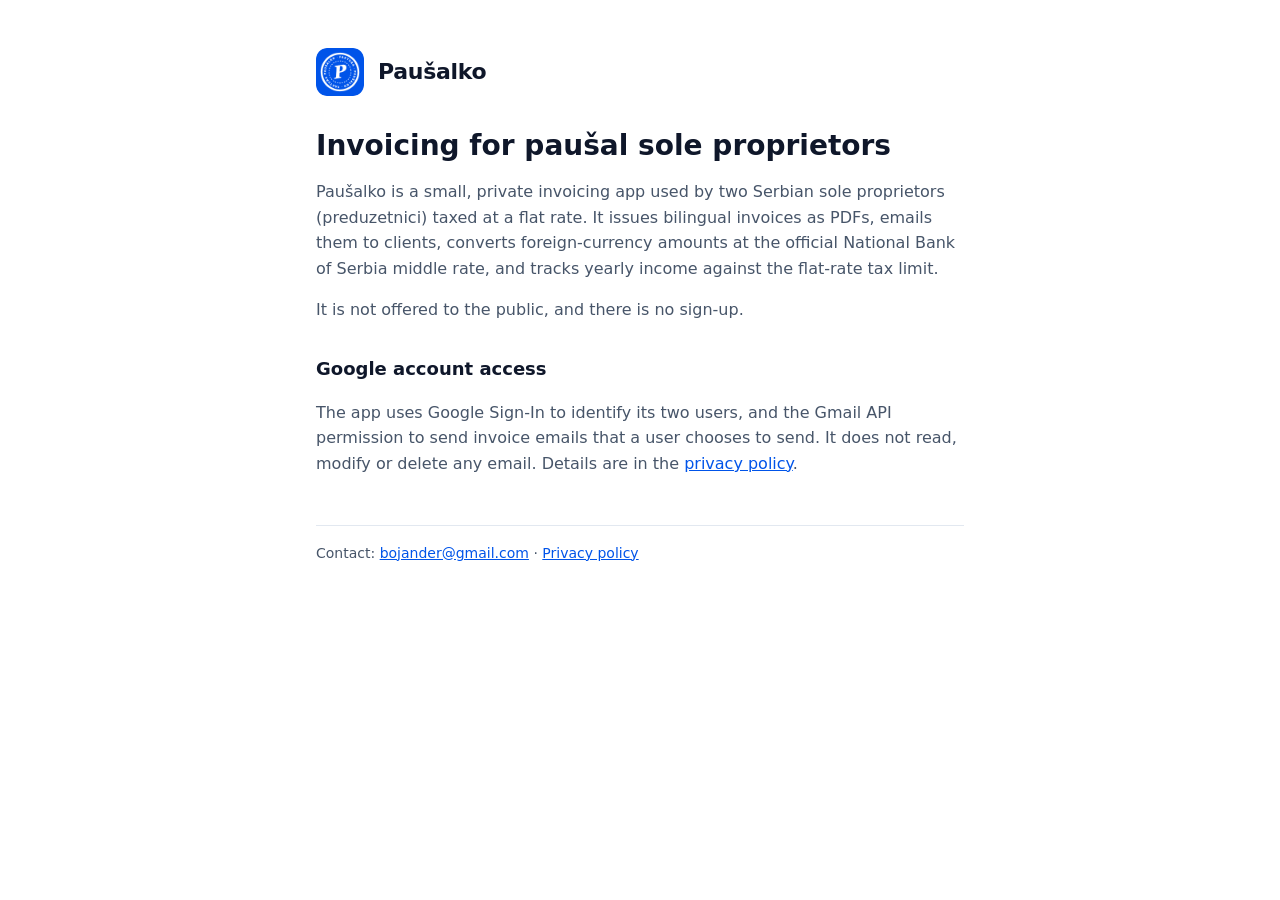
<file: index.html>
<!doctype html>
<html lang="en">
<head>
  <meta charset="utf-8">
  <meta name="viewport" content="width=device-width, initial-scale=1">
  <title>Paušalko</title>
  <meta name="description" content="A private invoicing app for Serbian flat-rate (paušal) sole proprietors.">
  <link rel="icon" href="logo.png">
  <link rel="stylesheet" href="style.css">
</head>
<body>
  <main>
    <header><img src="logo.png" alt=""><a href="./">Paušalko</a></header>
    <h1>Invoicing for paušal sole proprietors</h1>
    <p>Paušalko is a small, private invoicing app used by two Serbian sole proprietors (preduzetnici) taxed at a flat rate. It issues bilingual invoices as PDFs, emails them to clients, converts foreign-currency amounts at the official National Bank of Serbia middle rate, and tracks yearly income against the flat-rate tax limit.</p>
    <p>It is not offered to the public, and there is no sign-up.</p>
    <h2>Google account access</h2>
    <p>The app uses Google Sign-In to identify its two users, and the Gmail API permission to send invoice emails that a user chooses to send. It does not read, modify or delete any email. Details are in the <a href="privacy.html">privacy policy</a>.</p>
    <footer>Contact: <a href="mailto:bojander@gmail.com">bojander@gmail.com</a> · <a href="privacy.html">Privacy policy</a></footer>
  </main>
</body>
</html>
</file>
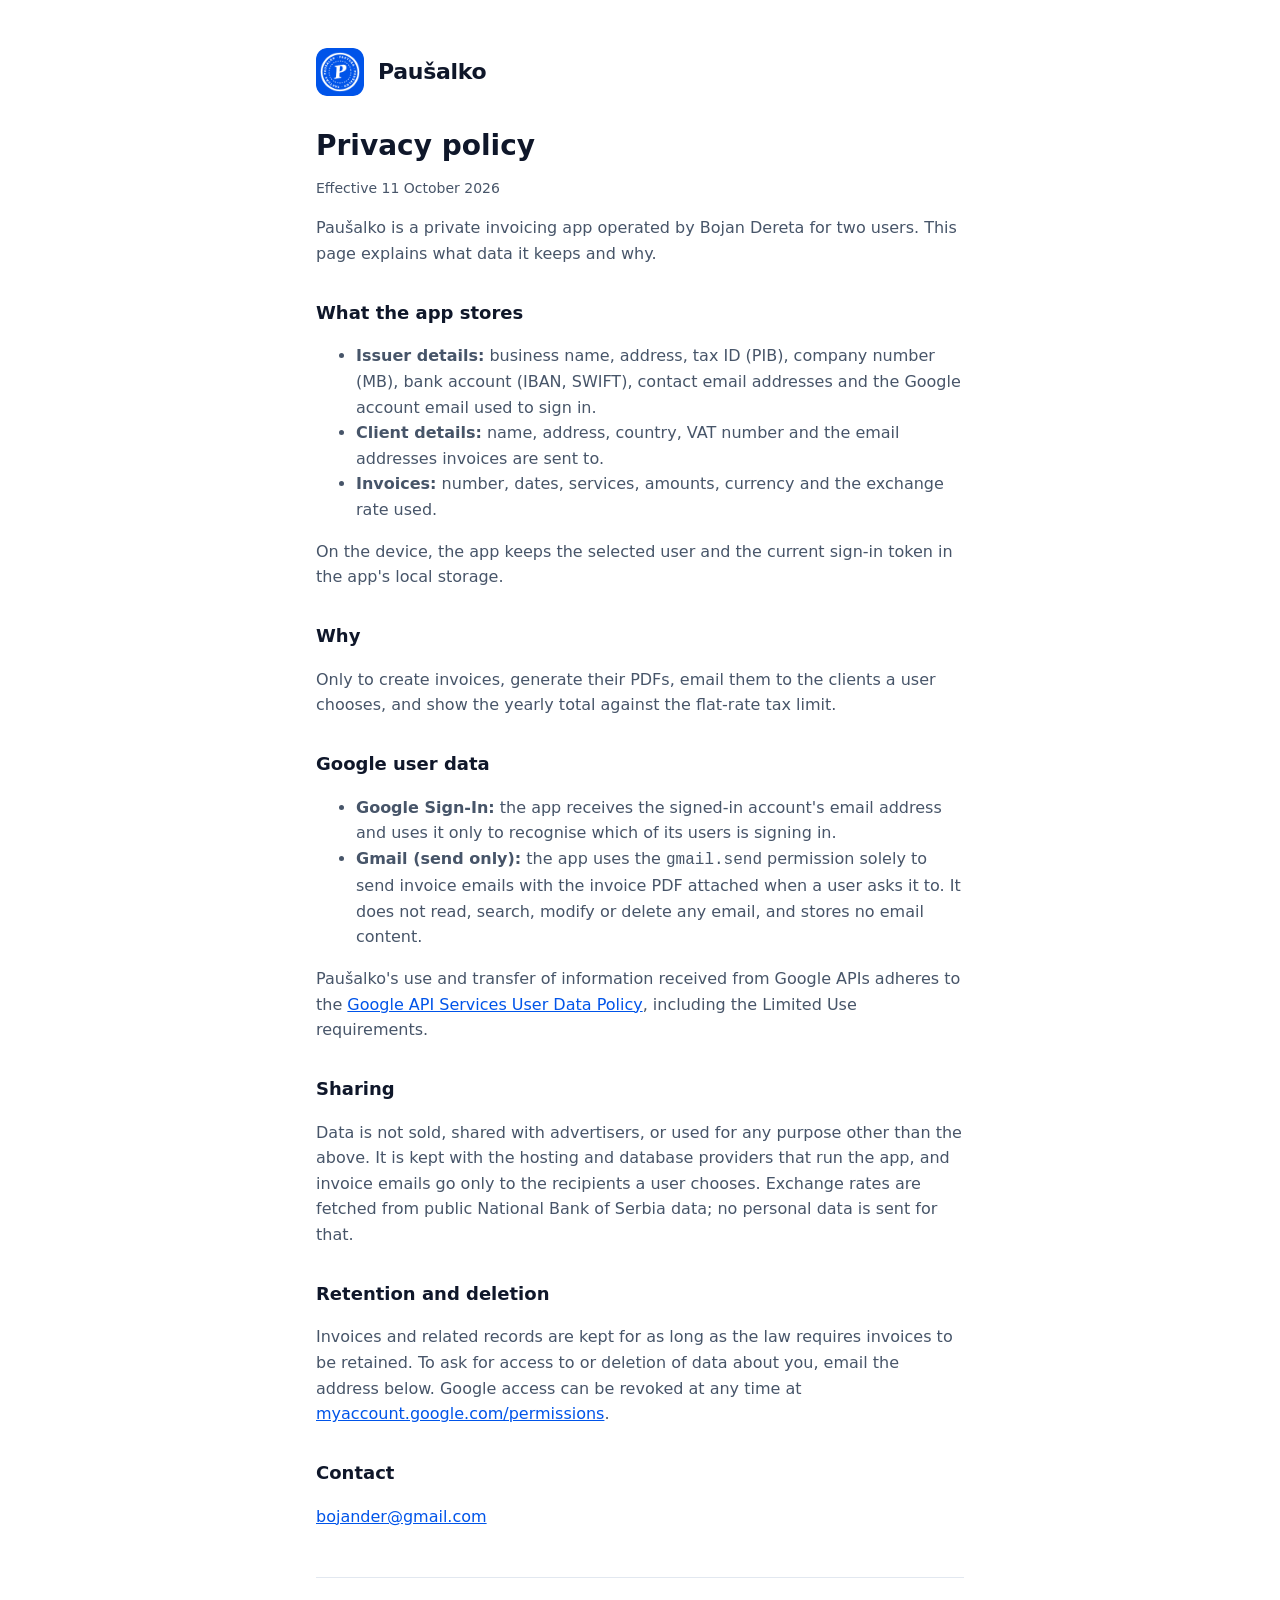
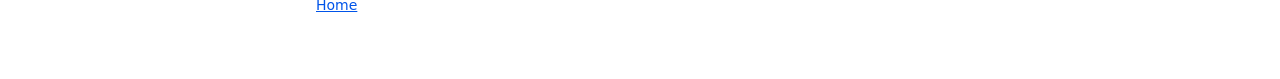
<file: privacy.html>
<!doctype html>
<html lang="en">
<head>
  <meta charset="utf-8">
  <meta name="viewport" content="width=device-width, initial-scale=1">
  <title>Privacy policy · Paušalko</title>
  <link rel="icon" href="logo.png">
  <link rel="stylesheet" href="style.css">
</head>
<body>
  <main>
    <header><img src="logo.png" alt=""><a href="./">Paušalko</a></header>
    <h1>Privacy policy</h1>
    <p class="updated">Effective 11 October 2026</p>
    <p>Paušalko is a private invoicing app operated by Bojan Dereta for two users. This page explains what data it keeps and why.</p>

    <h2>What the app stores</h2>
    <ul>
      <li><strong>Issuer details:</strong> business name, address, tax ID (PIB), company number (MB), bank account (IBAN, SWIFT), contact email addresses and the Google account email used to sign in.</li>
      <li><strong>Client details:</strong> name, address, country, VAT number and the email addresses invoices are sent to.</li>
      <li><strong>Invoices:</strong> number, dates, services, amounts, currency and the exchange rate used.</li>
    </ul>
    <p>On the device, the app keeps the selected user and the current sign-in token in the app's local storage.</p>

    <h2>Why</h2>
    <p>Only to create invoices, generate their PDFs, email them to the clients a user chooses, and show the yearly total against the flat-rate tax limit.</p>

    <h2>Google user data</h2>
    <ul>
      <li><strong>Google Sign-In:</strong> the app receives the signed-in account's email address and uses it only to recognise which of its users is signing in.</li>
      <li><strong>Gmail (send only):</strong> the app uses the <code>gmail.send</code> permission solely to send invoice emails with the invoice PDF attached when a user asks it to. It does not read, search, modify or delete any email, and stores no email content.</li>
    </ul>
    <p>Paušalko's use and transfer of information received from Google APIs adheres to the <a href="https://developers.google.com/terms/api-services-user-data-policy">Google API Services User Data Policy</a>, including the Limited Use requirements.</p>

    <h2>Sharing</h2>
    <p>Data is not sold, shared with advertisers, or used for any purpose other than the above. It is kept with the hosting and database providers that run the app, and invoice emails go only to the recipients a user chooses. Exchange rates are fetched from public National Bank of Serbia data; no personal data is sent for that.</p>

    <h2>Retention and deletion</h2>
    <p>Invoices and related records are kept for as long as the law requires invoices to be retained. To ask for access to or deletion of data about you, email the address below. Google access can be revoked at any time at <a href="https://myaccount.google.com/permissions">myaccount.google.com/permissions</a>.</p>

    <h2>Contact</h2>
    <p><a href="mailto:bojander@gmail.com">bojander@gmail.com</a></p>

    <footer><a href="./">Home</a></footer>
  </main>
</body>
</html>
</file>
<file: style.css>
:root { --bg: #ffffff; --fg: #0f172a; --muted: #475569; --accent: #0054e9; --line: #e2e8f0; }
@media (prefers-color-scheme: dark) {
  :root { --bg: #0b0d12; --fg: #f1f5f9; --muted: #94a3b8; --accent: #4d8dff; --line: #1e293b; }
}
* { box-sizing: border-box; }
body { margin: 0; background: var(--bg); color: var(--fg); font: 16px/1.6 system-ui, -apple-system, "Segoe UI", Roboto, sans-serif; }
main { max-width: 680px; margin: 0 auto; padding: 48px 16px 64px; }
header { display: flex; align-items: center; gap: 14px; margin-bottom: 32px; }
header img { width: 48px; height: 48px; border-radius: 11px; }
header a { color: var(--fg); text-decoration: none; font-weight: 700; font-size: 22px; letter-spacing: -0.3px; }
h1 { font-size: 28px; line-height: 1.25; margin: 0 0 12px; }
h2 { font-size: 18px; margin: 32px 0 8px; }
p, li { color: var(--muted); }
a { color: var(--accent); }
.updated { font-size: 14px; }
footer { margin-top: 48px; padding-top: 16px; border-top: 1px solid var(--line); font-size: 14px; color: var(--muted); }
</file>
